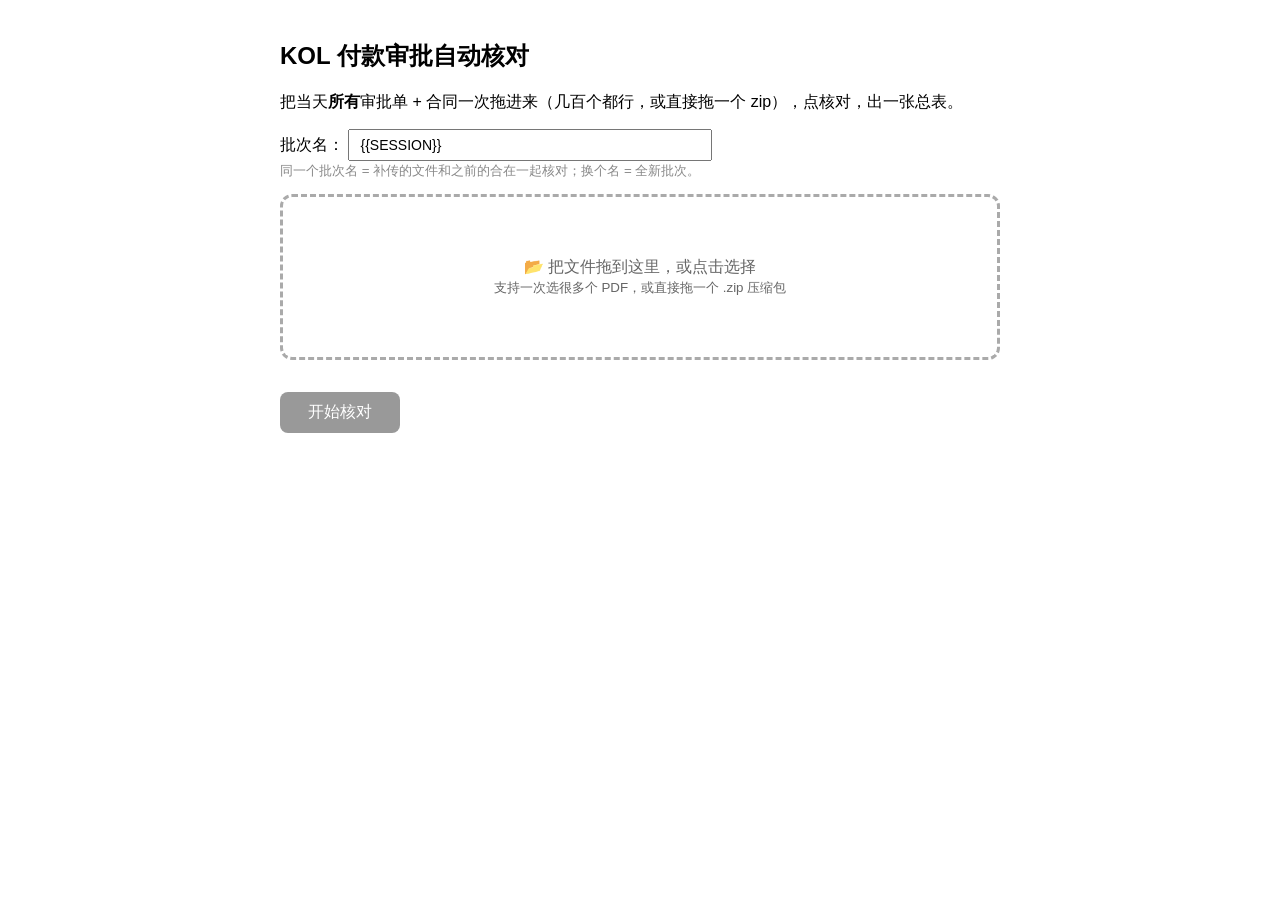
<file: web/index.html>
<!doctype html>
<meta charset="utf-8">
<title>KOL 付款审批自动核对</title>
<style>
  body { font-family: sans-serif; max-width: 720px; margin: 40px auto; }
  #drop {
    border: 3px dashed #aaa; border-radius: 12px; padding: 60px 20px;
    text-align: center; color: #666; cursor: pointer; transition: .2s;
  }
  #drop.hover { border-color: #1976d2; background: #f0f7ff; color: #1976d2; }
  button { font-size: 16px; padding: 10px 28px; margin-top: 16px;
    background: #1976d2; color: #fff; border: 0; border-radius: 8px; cursor: pointer; }
  button:disabled { background: #999; }
  #list { margin-top: 16px; color: #444; font-size: 14px; max-height: 200px; overflow:auto; }
</style>

<h2>KOL 付款审批自动核对</h2>
<p>把当天<b>所有</b>审批单 + 合同一次拖进来（几百个都行，或直接拖一个 zip），点核对，出一张总表。</p>

<p style="margin:14px 0">
  批次名：
  <input id="session" type="text" value="{{SESSION}}" placeholder="如 0629（同名可多次补传、累计核对；留空则新开一批）"
         style="width:340px;padding:6px 10px;font-size:14px">
  <br><small style="color:#888">同一个批次名 = 补传的文件和之前的合在一起核对；换个名 = 全新批次。</small>
</p>

<div id="drop">
  📂 把文件拖到这里，或点击选择<br><small>支持一次选很多个 PDF，或直接拖一个 .zip 压缩包</small>
  <input id="file" type="file" accept=".pdf,.zip,application/pdf,application/zip" multiple hidden>
</div>
<div id="list"></div>
<button id="go" disabled>开始核对</button>

<script>
  const drop = document.getElementById('drop');
  const input = document.getElementById('file');
  const list = document.getElementById('list');
  const go = document.getElementById('go');
  let files = [];

  function show() {
    list.innerHTML = files.length ? `已选 <b>${files.length}</b> 个文件：<br>` +
      files.map(f => f.name).join('<br>') : '';
    go.disabled = files.length === 0;
  }
  drop.onclick = () => input.click();
  input.onchange = () => { files = [...input.files]; show(); };
  ['dragover','dragenter'].forEach(e => drop.addEventListener(e, ev => {
    ev.preventDefault(); drop.classList.add('hover'); }));
  ['dragleave','drop'].forEach(e => drop.addEventListener(e, ev => {
    ev.preventDefault(); drop.classList.remove('hover'); }));
  drop.addEventListener('drop', ev => { files = [...ev.dataTransfer.files]; show(); });

  go.onclick = async () => {
    go.disabled = true; go.textContent = '核对中…（读 PDF 需要一点时间）';
    const fd = new FormData();
    fd.append('session', document.getElementById('session').value);
    files.forEach(f => fd.append('files', f));
    const r = await fetch('/audit', { method: 'POST', body: fd });
    document.open(); document.write(await r.text()); document.close();
  };
</script>
</file>
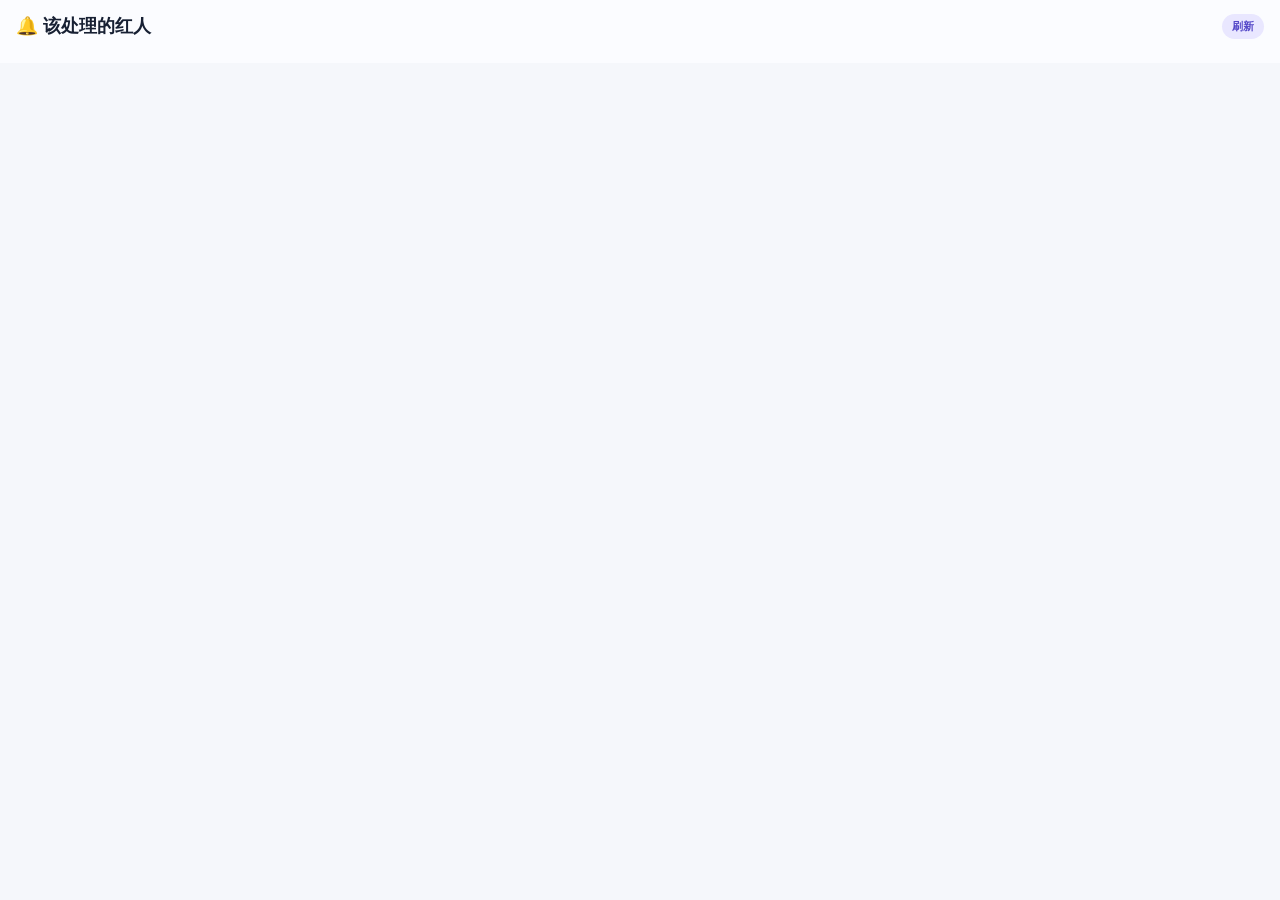
<file: bilingual-extension/reminders.html>
<!doctype html>
<html lang="zh-CN">
  <head>
    <meta charset="utf-8" />
    <meta name="viewport" content="width=device-width, initial-scale=1" />
    <title>KOL 今日待办</title>
    <link rel="stylesheet" href="sidepanel.css" />
    <style>
      body { margin: 0; padding: 14px 16px; font-family: -apple-system, "PingFang SC", "Microsoft YaHei", sans-serif; background: #fbfcff; }
      .todo-head { display: flex; justify-content: space-between; align-items: center; margin-bottom: 10px; }
      .todo-head h1 { font-size: 18px; margin: 0; }
      .todo-head .sub { font-size: 12px; color: #8b90a0; }
      #todo-window-list { display: flex; flex-direction: column; gap: 8px; }
      .twl-empty { color: #8b90a0; font-size: 14px; padding: 20px 0; text-align: center; }
    </style>
  </head>
  <body>
    <div class="todo-head">
      <div>
        <h1>🔔 该处理的红人</h1>
        <div class="sub" id="todo-window-sub"></div>
      </div>
      <button id="todo-window-refresh" class="status archive-entry">刷新</button>
    </div>
    <div id="todo-window-list" class="reminder-list"></div>
    <script src="reminders.js"></script>
  </body>
</html>
</file>
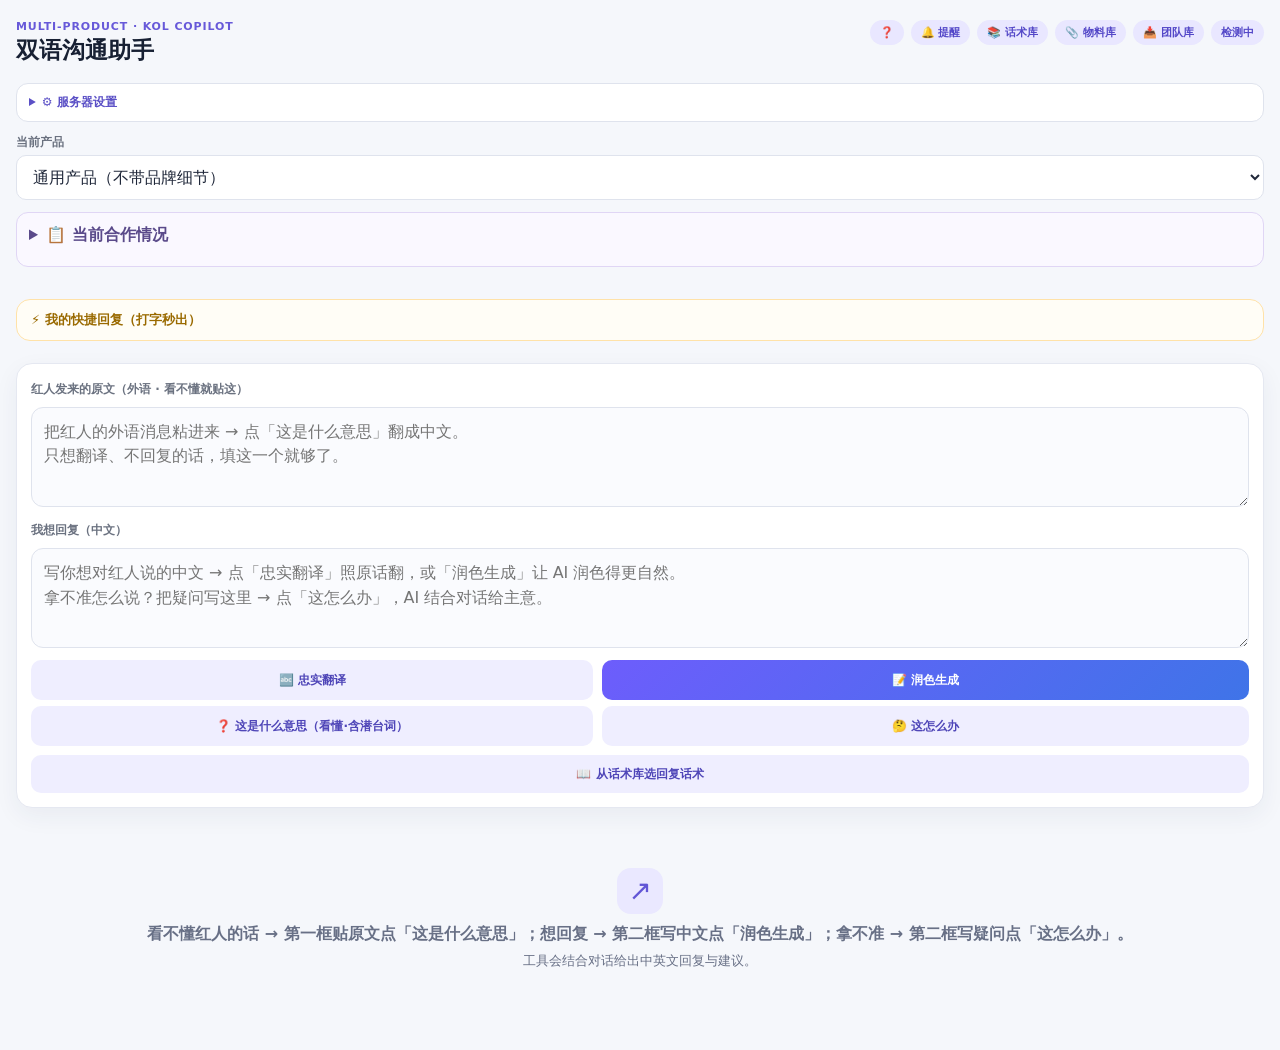
<file: bilingual-extension/sidepanel.html>
<!doctype html>
<html lang="zh-CN">
  <head>
    <meta charset="utf-8" />
    <meta name="viewport" content="width=device-width, initial-scale=1" />
    <title>KOL 双语沟通助手</title>
    <link rel="stylesheet" href="sidepanel.css" />
  </head>
  <body>
    <main>
      <header>
        <div>
          <p class="eyebrow">Multi-product · KOL Copilot</p>
          <h1>双语沟通助手</h1>
        </div>
        <div class="header-actions">
          <button id="open-guide" class="status archive-entry" title="新手怎么用">❓</button>
          <button id="open-reminders" class="status archive-entry" title="待回复 / 待跟进 / 待办提醒">🔔 提醒</button>
          <button id="open-archive" class="status archive-entry" title="查看已保存的话术库">📚 话术库</button>
          <button id="open-assets" class="status archive-entry" title="logo / 教程图 / 链接等物料">📎 物料库</button>
          <button id="open-kb-import" class="status archive-entry" title="管理员：上传话术 Word 更新团队库">📥 团队库</button>
          <button id="service-status" class="status" title="点击重新检测">检测中</button>
        </div>
      </header>

      <details class="server-settings">
        <summary>⚙️ 服务器设置</summary>
        <label for="server-address">服务地址</label>
        <input id="server-address" type="text" placeholder="http://127.0.0.1:3210 或 http://你的VPS:3210" />
        <label for="server-token">团队口令（VPS 部署时填，本机单人可留空）</label>
        <input id="server-token" type="password" placeholder="团队共享口令" />
        <label for="server-admin">管理员口令（只有管理员填，填了才能编辑/删除话术）</label>
        <input id="server-admin" type="password" placeholder="留空＝普通成员，只能新增和查看" />
        <button id="save-server" type="button" class="primary">保存并连接</button>
        <p id="server-settings-status" class="template-status hidden"></p>
        <hr style="border:none;border-top:1px solid #eee;margin:12px 0" />
        <label>本地记录备份（合作进度 / 提醒 / 待办 / 身份）</label>
        <div class="button-row">
          <button id="backup-export" type="button" class="secondary">💾 导出备份</button>
          <button id="backup-import" type="button" class="secondary">📂 导入恢复</button>
          <input id="backup-file" type="file" accept="application/json,.json" class="hidden" />
        </div>
        <p id="backup-status" class="template-status hidden"></p>
        <small style="color:#888;display:block;margin-top:4px">换电脑、或万一记录丢了，用这两个按钮搬家 / 还原。</small>
      </details>

      <div class="product-bar">
        <label for="product">当前产品</label>
        <select id="product">
          <option value="generic">通用产品（不带品牌细节）</option>
        </select>
      </div>

      <section id="guide-card" class="guide-card hidden">
        <div class="guide-head">
          <strong>👋 新手指引 · 这工具怎么用</strong>
          <button id="guide-dismiss" type="button">知道了</button>
        </div>
        <p class="guide-intro">顶部三个板块，按场景选：</p>
        <ul class="guide-tabs">
          <li><b>📥 红人来消息</b>：对方发消息来、你要回复时用。<br />粘贴红人消息 →（可选写一句「你想怎么回复」）→ 点「分析并建议回复」→ 复制外语回复发出。不满意用「让 AI 改这条」继续调。</li>
          <li><b>📤 我主动发</b>：你主动去联系红人时用。<br />从话术库选现成话术、或在「我想说…」写一句中文，让 AI 润色成双语。</li>
          <li><b>💬 问 AI</b>：像 ChatGPT 一样随便问。<br />翻译、砍价思路、合作流程、这句啥意思、这个红人值不值得合作……</li>
        </ul>
        <p class="guide-tip">顶部还有：<b>📚 话术库</b>（已存好的话术）、<b>📎 物料库</b>（logo / 教程图 / 链接）、<b>❓</b>（再看本指引）。<br />⚠️ 紫色「内部处理建议」是给你自己看的，<b>别发给红人</b>。</p>
      </section>

      <section id="reminder-panel" class="reminder-panel hidden">
        <div class="reminder-head">
          <strong>🔔 提醒</strong>
          <div>
            <button id="reminder-popout" type="button">🪟 弹出清单窗口</button>
            <button id="reminder-close" type="button">收起</button>
          </div>
        </div>

        <details class="reminder-settings">
          <summary>⚙️ 身份设置（认我方 vs 红人）</summary>
          <label for="my-product">我是哪个产品的（话术默认这个）</label>
          <select id="my-product"></select>
          <label for="my-handle">我的 IG 用户名（登录后可自动认出，也可手填）</label>
          <input id="my-handle" type="text" placeholder="例如 recco_anna" />
          <label for="product-prefixes">产品前缀清单（逗号分隔，用来认同事）</label>
          <input id="product-prefixes" type="text" placeholder="recco, rythmix, aicatch, vivavideo" />
          <label class="reminder-toggle"><input id="reminder-enabled" type="checkbox" checked /> 开启提醒采集（IG 私信页搭便车读屏）</label>
          <button id="save-reminder-settings" type="button" class="primary">保存设置</button>
          <p id="reminder-settings-status" class="template-status hidden"></p>
        </details>

        <div class="reminder-add reminder-smart">
          <input id="todo-smart" type="text" placeholder="打一句话，AI 帮你定时间：5天后小树枝交稿 / 明天下午3点催 @Anna" />
          <button id="add-todo-smart" type="button" class="primary">🪄 智能加</button>
        </div>
        <details class="todo-manual">
          <summary>或手动填</summary>
          <div class="reminder-add">
            <input id="todo-text" type="text" placeholder="事项，例如：给 @Anna 发新品" />
            <input id="todo-due" type="datetime-local" />
            <button id="add-todo" type="button" class="secondary">＋ 加待办</button>
          </div>
        </details>

        <div id="reminder-list" class="reminder-list">
          <p class="reminder-empty">暂无提醒。打开 IG 私信刷一刷，这里会自动出现「待回复 / 待跟进」。</p>
        </div>

        <details class="reminder-muted">
          <summary>🔕 已静音的群</summary>
          <div id="muted-list" class="muted-list"></div>
        </details>
      </section>

      <nav class="mode-tabs">
        <button id="tab-reactive" class="mode-tab active" type="button" data-mode="reactive">📥 红人来消息</button>
        <button id="tab-proactive" class="mode-tab" type="button" data-mode="proactive">📤 我主动发</button>
        <button id="tab-chat" class="mode-tab" type="button" data-mode="chat">💬 问 AI</button>
      </nav>

      <!-- ===================== 板块 A：红人来消息 ===================== -->
      <section id="panel-reactive" class="mode-panel">
        <details id="coop-card" class="coop-card">
          <summary>📋 当前合作情况</summary>

          <div class="coop-step">① 导入对话（像截图一样，一段段抓）</div>
          <p class="coop-tip">在 IG 里滚到对话最上面 → 点「抓取这屏」→ 往下滚一点 → 再点 → 一直到底。每点一次把这一屏加进来（重复的会自动去掉）。</p>
          <div class="coop-actions">
            <button id="coop-grab" type="button" class="primary">📸 抓取这屏</button>
            <button id="coop-clear" type="button" class="secondary">清空</button>
            <button id="coop-done" type="button" class="coop-done-btn">✅ 已完结·不再提醒</button>
          </div>
          <textarea id="coop-import" rows="4" placeholder="一段段抓进来的对话会显示在这（也可以自己复制粘贴）。"></textarea>

          <div class="coop-step">② 生成 / 更新进展</div>
          <div class="coop-actions">
            <button id="coop-refresh" type="button" class="primary">🔄 总结成进展清单</button>
            <span id="coop-meta" class="coop-meta"></span>
          </div>

          <div class="coop-step">
            ③ 合作进展
            <button id="coop-edit" type="button" class="coop-edit-btn">✏️ 改</button>
          </div>
          <div id="coop-rendered" class="coop-rendered"><span class="coop-empty">还没有进展，先抓取对话→总结。</span></div>
          <textarea id="coop-text" class="hidden" rows="9" placeholder="一行一条，开头用 ✅ 或 ⬜；改完点上面「✏️ 改」收起。"></textarea>
        </details>

        <details class="quickreply-card" id="quickreply-card">
          <summary>⚡ 我的快捷回复（打字秒出）</summary>
          <input id="qr-search" type="text" autocomplete="off" placeholder="打几个字搜你存的快捷（触发词或内容）→ 点一下填进回复" />
          <div id="qr-results" class="qr-results"></div>
          <details class="qr-add" id="qr-add">
            <summary>＋ 手动加一条快捷</summary>
            <input id="qr-trigger" type="text" placeholder="触发词，例如：报价 / 免费 / brief（打这几个字就能搜到）" />
            <textarea id="qr-target" rows="2" placeholder="外语回复"></textarea>
            <textarea id="qr-zh" rows="2" placeholder="中文对照（可留空）"></textarea>
            <button id="qr-add-save" class="secondary" type="button">保存到我的快捷</button>
            <p id="qr-add-status" class="template-status hidden"></p>
          </details>
        </details>

        <section class="input-card">
          <label for="message">红人发来的原文（外语 · 看不懂就贴这）</label>
          <textarea id="message" rows="3" placeholder="把红人的外语消息粘进来 → 点「这是什么意思」翻成中文。&#10;只想翻译、不回复的话，填这一个就够了。"></textarea>

          <label for="reply-intent">我想回复（中文）</label>
          <textarea id="reply-intent" rows="3" placeholder="写你想对红人说的中文 → 点「忠实翻译」照原话翻，或「润色生成」让 AI 润色得更自然。&#10;拿不准怎么说？把疑问写这里 → 点「这怎么办」，AI 结合对话给主意。"></textarea>

          <input id="operator-goal" type="text" class="hidden" />
          <textarea id="context" class="hidden"></textarea>
          <div class="button-row">
            <button id="do-faithful" class="secondary">🔤 忠实翻译</button>
            <button id="do-polish" class="primary">📝 润色生成</button>
          </div>
          <div class="button-row ask-row">
            <button id="ask-meaning" class="secondary">❓ 这是什么意思（看懂·含潜台词）</button>
            <button id="ask-howto" class="secondary">🤔 这怎么办</button>
          </div>
          <button id="open-playbook-reactive" class="secondary playbook-entry" type="button">📖 从话术库选回复话术</button>
          <p id="request-error" class="request-error hidden"></p>
          <section id="ask-answer" class="ask-answer hidden">
            <div class="card-heading">
              <span class="card-label">🤖 AI 回答</span>
              <button id="ask-copy" class="secondary" type="button">复制</button>
            </div>
            <div id="ask-answer-text" class="ask-answer-text"></div>
          </section>
        </section>

        <section id="empty-state" class="empty-state">
          <div class="empty-icon">↗</div>
          <p>看不懂红人的话 → 第一框贴原文点「这是什么意思」；想回复 → 第二框写中文点「润色生成」；拿不准 → 第二框写疑问点「这怎么办」。</p>
          <small>工具会结合对话给出中英文回复与建议。</small>
        </section>

        <section id="result" class="result hidden">
          <!-- 1. 双语回复（置顶 · 左右分屏 · 选句高亮） -->
          <article class="card bilingual-card">
            <div class="card-heading">
              <span class="card-label">双语回复</span>
              <div class="heading-buttons">
                <button id="save-as-quick" class="secondary" type="button">⭐ 存为快捷</button>
                <button class="save-trigger secondary" type="button">保存为话术</button>
                <button data-copy-value="reply-target">复制全部外语</button>
              </div>
            </div>
            <div class="bi-split-head"><span>外语</span><span>中文（可改）</span><span>单句</span></div>
            <div id="bi-split" class="bi-split"></div>
            <p class="bi-hint">每句自动对齐 · 鼠标移到一行两边对应高亮 · 点外语标记该行 · 点「复制」只拿这一句</p>
            <button id="rewrite-from-zh" class="secondary" type="button">✅ 按修改后的中文改写外语</button>
            <div class="reply-toolbar">
              <label class="reply-language-label">回复语言
                <select id="reply-language" class="reply-language-select">
                  <option value="">自动（跟随红人语言）</option>
                  <option value="英语">英语</option>
                  <option value="日语">日语</option>
                  <option value="韩语">韩语</option>
                  <option value="繁体中文">繁中（台湾）</option>
                  <option value="土耳其语">土耳其语</option>
                  <option value="西班牙语">西班牙语</option>
                  <option value="葡萄牙语">葡萄牙语</option>
                  <option value="意大利语">意大利语</option>
                  <option value="德语">德语</option>
                  <option value="法语">法语</option>
                  <option value="俄语">俄语</option>
                  <option value="阿拉伯语">阿拉伯语</option>
                  <option value="泰语">泰语</option>
                </select>
              </label>
            </div>
            <!-- 数据载体（隐藏）：供复制/保存/改写复用 -->
            <textarea id="reply-target" class="hidden"></textarea>
            <textarea id="reply-zh" class="hidden"></textarea>
          </article>

          <!-- 2. 改写 / 写中文意图（合并原来的润色 + 逐句改） -->
          <article class="card rewrite-card">
            <span class="card-label">或：写一句话让 AI 改（语气 / 长度 / 口径）</span>
            <textarea id="rewrite-box" rows="2" placeholder="例如：太长了精简一点 / 语气更热情 / 主语翻反了，是对方让我发发票 / 别提价格。&#10;（想自己改意思，直接在上面中文格里改，再点「按修改后的中文改写外语」）"></textarea>
            <button id="rewrite-go" class="editor-tool primary">让 AI 改 / 生成双语</button>
            <p id="rewrite-status" class="refine-status hidden"></p>
          </article>

          <!-- 3. 分析 & 内部提醒（后台加载 · 默认折叠在下） -->
          <details id="analysis-block" class="analysis-block hidden">
            <summary id="analysis-summary">识别 & 内部提醒</summary>

            <div class="summary-grid">
              <article><span>识别语言</span><strong id="language"></strong></article>
              <article><span>合作阶段</span><strong id="stage"></strong></article>
            </div>

            <article class="card">
              <span class="card-label">对方意图</span>
              <h2 id="intent"></h2>
              <p id="interpretation"></p>
              <p id="implied-meaning" class="implied-meaning"></p>
            </article>

            <article id="mentioned-items-card" class="mentioned-card hidden">
              <span class="card-label">对方新提到的事项</span>
              <div id="mentioned-items"></div>
            </article>

            <article id="internal-guidance" class="internal-card">
              <div class="internal-heading">
                <span id="internal-level">内部处理建议</span>
                <strong>禁止外发</strong>
              </div>
              <p id="internal-explanation"></p>
              <div id="tl-question-box" class="internal-section hidden">
                <span>建议询问 TL</span>
                <p id="tl-question"></p>
                <button data-copy="tl-question">复制给 TL</button>
              </div>
              <div id="temporary-reply-box" class="internal-section hidden">
                <span>等待确认期间，可先回复红人</span>
                <p id="temporary-reply-target"></p>
                <small id="temporary-reply-chinese"></small>
                <button data-copy="temporary-reply-target">复制临时回复</button>
              </div>
              <ul id="operator-reminders"></ul>
            </article>

            <article class="risk-card">
              <span>发送前风险</span>
              <p id="risk"></p>
            </article>

            <details class="card alternatives">
              <summary>查看备选回复</summary>
              <p id="alternative-target"></p>
              <div class="divider"></div>
              <p id="alternative-zh"></p>
            </details>

            <article id="missing-card" class="card hidden">
              <span class="card-label">需要填写的变量</span>
              <ul id="missing-information"></ul>
            </article>
          </details>

          <section class="archive-actions">
            <button id="save-scenario" class="primary">保存为确认话术</button>
          </section>
        </section>
      </section>

      <!-- ===================== 板块 B：我主动发 ===================== -->
      <section id="panel-proactive" class="mode-panel hidden">
        <div class="proactive-language-bar">
          <label for="target-language">输出语言</label>
          <select id="target-language" class="language-select">
            <option value="英语">英语</option>
            <option value="日语">日语</option>
            <option value="韩语">韩语</option>
            <option value="繁体中文">繁中（台湾）</option>
            <option value="土耳其语">土耳其语</option>
            <option value="西班牙语">西班牙语</option>
            <option value="葡萄牙语">葡萄牙语</option>
            <option value="意大利语">意大利语</option>
            <option value="德语">德语</option>
            <option value="法语">法语</option>
            <option value="俄语">俄语</option>
            <option value="阿拉伯语">阿拉伯语</option>
            <option value="泰语">泰语</option>
          </select>
        </div>

        <section class="free-intent-card">
          <span class="card-label">我想说……</span>
          <textarea id="free-intent" rows="4" placeholder="写你想说的话。已经是成稿就用「忠实翻译」；只是大概意思就用「润色生成」让 AI 加工"></textarea>
          <div class="button-row">
            <button id="free-faithful" class="secondary">忠实翻译</button>
            <button id="generate-free" class="primary">润色生成</button>
          </div>
          <small class="editor-tip">忠实翻译＝一字不改照翻（不加问候/收尾）；润色生成＝AI 加工成自然口语回复。</small>
          <p id="free-status" class="template-status hidden"></p>
        </section>

        <details class="template-fold">
          <summary>📖 从话术库选话术（点开）</summary>

          <section class="quick-template-card">
            <span class="card-label">按场景生成</span>
            <div class="template-select-grid">
              <div>
                <label for="template-category-select">场景分类</label>
                <select id="template-category-select"></select>
              </div>
              <div>
                <label for="template-select">具体话术</label>
                <select id="template-select"></select>
              </div>
            </div>
            <p id="template-description" class="template-description"></p>
            <div id="template-variables" class="template-variables hidden"></div>
            <button id="generate-template" class="primary generate-template hidden">生成这条话术</button>
            <p id="template-status" class="template-status hidden"></p>
          </section>

          <section class="free-intent-card">
            <span class="card-label">从已存话术原文里挑</span>
            <button id="open-playbook-proactive" class="primary" type="button">📖 打开话术库选话术</button>
          </section>
        </details>

        <section id="result-pro" class="result hidden">
          <article class="card reply-card">
            <div class="card-heading">
              <span class="card-label">外语回复</span>
              <div class="heading-buttons">
                <button class="save-trigger-pro secondary" type="button">保存为话术</button>
                <button data-copy-value="reply-target-pro">复制</button>
              </div>
            </div>
            <textarea id="reply-target-pro" class="reply-editor" rows="6" placeholder="外语回复"></textarea>
            <button id="translate-pro" class="editor-tool">外语 → 中文回译核对</button>
          </article>

          <article class="card">
            <div class="card-heading">
              <span class="card-label">中文对照（核对用）</span>
              <button data-copy-value="reply-zh-pro">复制</button>
            </div>
            <textarea id="reply-zh-pro" class="reply-editor" rows="6" placeholder="中文对照"></textarea>
          </article>

          <article class="card rewrite-card">
            <span class="card-label">想改？告诉 AI 怎么改</span>
            <textarea id="rewrite-box-pro" rows="2" placeholder="例如：太长了精简一点 / 语气更热情 / 换个说法 / 别提价格"></textarea>
            <button id="rewrite-go-pro" class="editor-tool primary">让 AI 改这条</button>
            <p id="rewrite-status-pro" class="refine-status hidden"></p>
          </article>

          <article id="missing-card-pro" class="card hidden">
            <span class="card-label">需要填写的变量</span>
            <ul id="missing-information-pro"></ul>
          </article>

          <p class="reply-hint">发送前请点「外语 → 中文回译核对」，确认外语意思没有出错。</p>
        </section>
      </section>

      <!-- ===================== 板块 C：问 AI ===================== -->
      <section id="panel-chat" class="mode-panel hidden">
        <div id="chat-messages" class="chat-messages">
          <p class="chat-hint">问我任何问题：翻译、砍价思路、合作流程、某句话怎么说、某个红人值不值得合作……像聊天一样问就行。</p>
        </div>
        <textarea id="chat-input" rows="3" placeholder="例如：泰语里委婉拒绝涨价怎么说？这条红人消息是什么意思？"></textarea>
        <div class="button-row">
          <button id="chat-clear" class="secondary" type="button">清空</button>
          <button id="chat-send" class="primary" type="button">发送</button>
        </div>
      </section>

      <section id="assets-panel" class="archive-panel hidden">
        <div class="card-heading">
          <div>
            <span class="card-label">物料库</span>
            <h2>logo / 教程图 / 链接</h2>
          </div>
          <button id="new-asset" class="secondary" type="button">+ 上传物料</button>
        </div>
        <select id="assets-product"></select>
        <div id="asset-form" class="archive-new-form hidden"></div>
        <div id="assets-list"></div>
      </section>

      <section id="kb-import-panel" class="archive-panel hidden">
        <div class="card-heading">
          <div>
            <span class="card-label">团队库导入</span>
            <h2>上传话术 Word 更新团队库</h2>
          </div>
        </div>
        <p class="guide-tip" style="margin:0 0 10px">
          选一份话术 <b>.docx</b>，插件会在你电脑本地拆成一条条话术（按「产品 / 语种 / 场景」），
          表格里的示例截图会进物料库。<b>重复</b>的自动跳过，<b>同场景内容变了</b>的由 AI 判断保留哪版。
          导入前会自动备份旧库，导错可回滚。仅<b>管理员</b>可用。
        </p>
        <input id="kb-import-file" type="file" accept=".docx,application/vnd.openxmlformats-officedocument.wordprocessingml.document" class="hidden" />
        <div class="button-row">
          <button id="kb-pick-file" type="button" class="primary">📄 选择 Word 文件</button>
        </div>
        <p id="kb-import-status" class="template-status hidden"></p>
        <div id="kb-import-preview" class="hidden"></div>
        <div id="kb-import-result" class="hidden"></div>
      </section>

      <!-- ===================== 共用：话术库 + 保存弹窗 ===================== -->
      <section id="archive-panel" class="archive-panel hidden">
        <div class="card-heading">
          <div>
            <span class="card-label">话术库</span>
            <h2>已确认场景</h2>
          </div>
          <div class="heading-buttons">
            <button id="new-archive" class="secondary" type="button">+ 新增</button>
            <button id="import-archive" class="secondary" type="button">导入</button>
            <button id="export-archive" class="secondary" type="button">导出备份</button>
          </div>
        </div>
        <input id="import-file" type="file" accept="application/json,.json" hidden />
        <input id="archive-search" type="search" placeholder="搜索场景、回复或备注" />
        <div id="new-archive-form" class="archive-new-form hidden"></div>
        <div id="archive-list"></div>
      </section>

      <dialog id="playbook-dialog">
        <div class="playbook-head">
          <h2>选话术</h2>
          <button id="playbook-close" class="secondary" type="button">关闭</button>
        </div>
        <div class="playbook-filters">
          <select id="playbook-product"></select>
          <select id="playbook-stage"></select>
        </div>
        <input id="playbook-search" class="playbook-search" type="search" placeholder="搜场景或内容关键词" />
        <div id="playbook-list" class="playbook-list"></div>
      </dialog>

      <dialog id="save-dialog">
        <form method="dialog" id="save-form">
          <h2>保存为确认话术</h2>
          <div id="save-preview" class="save-preview">
            <span class="save-preview-label">本次将保存以下内容</span>
            <dl>
              <dt>外语回复</dt>
              <dd id="preview-target">—</dd>
              <dt>中文回复</dt>
              <dd id="preview-chinese">—</dd>
            </dl>
          </div>
          <label for="scene-name">场景名称</label>
          <input id="scene-name" required placeholder="例如：突然要求提供付款结算文件" />
          <label for="scene-notes">运营备注</label>
          <textarea id="scene-notes" rows="3" placeholder="TL 最终确认、适用条件或注意事项"></textarea>
          <div class="dialog-actions">
            <button id="cancel-save" type="button" class="secondary">取消</button>
            <button id="confirm-save" value="default" class="primary">确认保存</button>
          </div>
        </form>
      </dialog>
    </main>
    <script src="knowledge.js"></script>
    <script src="docx-import.js"></script>
    <script src="sidepanel.js"></script>
  </body>
</html>
</file>
<file: bilingual-extension/sidepanel.css>
:root {
  color-scheme: light;
  font-family: Inter, "PingFang SC", "Microsoft YaHei", system-ui, sans-serif;
  color: #172033;
  background: #f5f7fb;
}

* { box-sizing: border-box; }
body { margin: 0; min-width: 320px; }
main { padding: 20px 16px 32px; }
header { display: flex; align-items: flex-start; justify-content: space-between; margin-bottom: 18px; }
.eyebrow { margin: 0 0 4px; color: #6759d9; font-size: 11px; font-weight: 800; letter-spacing: .08em; text-transform: uppercase; }
h1 { margin: 0; font-size: 23px; line-height: 1.2; }
.header-actions { display: flex; gap: 7px; align-items: center; }
.server-settings { margin-bottom: 12px; padding: 10px 12px; border: 1px solid #dfe3ed; border-radius: 12px; background: #fff; }
.server-settings summary { cursor: pointer; color: #5b50c6; font-size: 12px; font-weight: 700; }
.server-settings label { display: block; margin-top: 10px; }
.server-settings button { width: 100%; min-height: 38px; margin-top: 4px; }
.product-bar { margin-bottom: 12px; }
.product-bar label { display: block; margin-bottom: 4px; }
.product-bar select { margin: 0; }
.mode-tabs { display: grid; grid-template-columns: 1fr 1fr 1fr; gap: 5px; margin-bottom: 14px; padding: 4px; border-radius: 13px; background: #ecebff; }
.mode-tab { min-height: 40px; padding: 0 4px; color: #6b6593; background: transparent; font-size: 12px; }
.mode-tab.active { color: #4034a6; background: #fff; box-shadow: 0 4px 12px rgba(40,49,82,.1); }
.mode-panel { display: grid; gap: 12px; }
.guide-card { padding: 13px 14px; border: 1px solid #cfe0ff; border-radius: 14px; background: linear-gradient(180deg,#f3f8ff,#eef4ff); }
.guide-head { display: flex; align-items: center; justify-content: space-between; }
.guide-head strong { font-size: 14px; color: #2b4a7a; }
.guide-head button { padding: 6px 11px; color: #fff; background: linear-gradient(135deg,#6d5dfc,#3f74e8); border-radius: 9px; }
.guide-card ol { margin: 9px 0 0; padding-left: 20px; }
.guide-card li { margin: 5px 0; font-size: 12.5px; line-height: 1.55; color: #2c3852; }
.guide-intro { margin: 9px 0 0; color: #2b4a7a; font-size: 12.5px; font-weight: 700; }
.guide-tabs { margin: 6px 0 0; padding-left: 18px; }
.guide-tabs li { margin: 7px 0; font-size: 12.5px; line-height: 1.55; color: #2c3852; }
.guide-tip { margin: 9px 0 0; padding-top: 9px; border-top: 1px dashed #c3d6f5; color: #4a5874; font-size: 11.5px; line-height: 1.6; }
.proactive-language-bar { display: flex; align-items: center; gap: 10px; padding: 10px 12px; border: 1px solid #dcd8ff; border-radius: 13px; background: #faf9ff; }
.proactive-language-bar label { flex-shrink: 0; }
.proactive-language-bar select { margin: 0; }
.free-intent-card { padding: 14px; border: 1px solid #dcd8ff; border-radius: 16px; background: linear-gradient(180deg,#fff,#faf9ff); box-shadow: 0 8px 24px rgba(40,49,82,.06); }
.free-intent-card h2 { margin: 4px 0 8px; font-size: 16px; }
.free-intent-card button { width: 100%; min-height: 40px; }
.reply-hint { margin: 4px 2px 0; color: #81879a; font-size: 11px; line-height: 1.5; }
.goal-label { display: block; margin-top: 2px; }
.refine-card { border-color: #cfe3ff; background: linear-gradient(180deg,#fff,#f5f9ff); }
.refine-card textarea { margin: 9px 0 8px; }
.refine-card .editor-tool { width: 100%; min-height: 38px; }
.refine-status { margin: 8px 0 0; font-size: 12px; color: #137344; font-weight: 700; line-height: 1.5; }
.refine-status.error { color: #b42318; }
.reply-editor.flash { border-color: #7769ea; box-shadow: 0 0 0 3px rgba(119,105,234,.28); }
.chat-messages { min-height: 220px; max-height: 56vh; overflow-y: auto; padding: 12px; border: 1px solid #e5e8f1; border-radius: 14px; background: #fff; }
.chat-hint { margin: 0; color: #858196; font-size: 12px; line-height: 1.6; }
.chat-bubble { max-width: 88%; margin: 8px 0; padding: 9px 12px; border-radius: 13px; font-size: 13px; line-height: 1.6; white-space: pre-wrap; word-break: break-word; }
.chat-bubble.user { margin-left: auto; color: #fff; background: linear-gradient(135deg,#6d5dfc,#3f74e8); border-bottom-right-radius: 4px; }
.chat-bubble.assistant { margin-right: auto; color: #2c3852; background: #f1f2f8; border-bottom-left-radius: 4px; }
.align-list { margin-top: 4px; }
.align-row { display: grid; grid-template-columns: 1fr 1fr auto; gap: 8px; align-items: center; margin-top: 5px; padding: 8px 9px; border-radius: 9px; background: #f5f6fa; transition: background .12s; }
.align-copy { padding: 3px 9px; font-size: 11px; white-space: nowrap; }
.align-copy-head { margin: 0; color: #6b7280; font-size: 11px; font-weight: 700; text-align: center; }
.align-row:first-child { margin-top: 6px; }
.align-row:hover { background: #e6eefb; }
.align-target { margin: 0; color: #20283a; font-size: 12.5px; line-height: 1.5; }
.align-chinese { margin: 0; padding: 1px 4px; border-radius: 5px; color: #5b6478; font-size: 12px; line-height: 1.5; transition: background .12s, color .12s, box-shadow .12s; }
.align-row:hover .align-chinese { color: #5a4a12; background: #fff4cc; box-shadow: 0 0 0 2px #ffe49e; }
.align-head { background: transparent; padding-bottom: 2px; }
.align-head:hover { background: transparent; }
.align-head .align-target, .align-head .align-chinese { color: #6b7280; font-size: 11px; font-weight: 700; }
.align-head:hover .align-chinese { color: #6b7280; background: transparent; box-shadow: none; }
.more-tools > summary { cursor: pointer; padding: 11px 14px; border: 1px solid #dcd8ff; border-radius: 14px; background: #faf9ff; color: #5b50c6; font-size: 13px; font-weight: 700; }
.more-tools[open] > summary { margin-bottom: 10px; }
.more-tools > article { margin-top: 10px; }
.more-tools > article:first-of-type { margin-top: 0; }
.status { padding: 7px 10px; border-radius: 999px; background: #e9e7ff; color: #5448c8; font-size: 11px; font-weight: 700; }
.archive-entry { cursor: pointer; }
.status.online { background: #e2f8ec; color: #137344; }
.status.offline { background: #fff0e8; color: #a64918; }
.input-card, .card, .summary-grid article { border: 1px solid #e5e8f1; border-radius: 16px; background: #fff; box-shadow: 0 8px 24px rgba(40,49,82,.06); }
.input-card { padding: 14px; }
.quick-template-card { margin-bottom: 12px; padding: 14px; border: 1px solid #dcd8ff; border-radius: 16px; background: linear-gradient(180deg,#fff,#faf9ff); box-shadow: 0 8px 24px rgba(40,49,82,.06); }
.quick-template-card h2 { margin: 4px 0 0; font-size: 16px; }
.language-select { width: auto; min-width: 88px; margin: 0; padding: 8px 9px; font-size: 11px; }
.template-select-grid { display: grid; grid-template-columns: 1fr 1fr; gap: 8px; margin-top: 12px; }
.template-select-grid label { display: block; margin-bottom: 4px; }
.template-select-grid select { margin: 0; padding: 9px; font-size: 11px; }
.template-description { min-height: 17px; margin: 8px 2px 0; color: #858196; font-size: 10px; line-height: 1.45; }
.template-variables { margin-top: 10px; padding: 10px; border-radius: 11px; background: #f6f5ff; }
.template-variables label { display: block; margin-top: 7px; }
.template-variables label:first-child { margin-top: 0; }
.template-variables input { margin-bottom: 5px; background: #fff; }
.generate-template { width: 100%; min-height: 40px; margin-top: 9px; }
.template-status { margin: 8px 0 0; color: #70689a; font-size: 11px; line-height: 1.4; }
.ask-card { margin-top: 12px; padding: 14px; border: 1px solid #dcd8ff; border-radius: 16px; background: #fff; box-shadow: 0 8px 24px rgba(40,49,82,.06); }
.ask-card small { color: #8a8fa1; font-size: 10px; }
.ask-button { width: 100%; min-height: 38px; }
.ask-answer { margin: 11px 0 0; padding: 11px; border-radius: 11px; background: #f5f4ff; color: #30384d; font-size: 13px; line-height: 1.65; white-space: pre-wrap; }
label, .card-label, .summary-grid span, .risk-card span { color: #6b7280; font-size: 12px; font-weight: 700; }
textarea { display: block; width: 100%; margin: 9px 0 12px; padding: 12px; resize: vertical; border: 1px solid #dfe3ed; border-radius: 12px; outline: none; color: #20283a; background: #fafbfe; font: inherit; line-height: 1.55; }
textarea:focus { border-color: #7769ea; box-shadow: 0 0 0 3px rgba(119,105,234,.12); }
input { width: 100%; margin: 7px 0 12px; padding: 11px 12px; border: 1px solid #dfe3ed; border-radius: 10px; outline: none; font: inherit; }
select { width: 100%; margin: 7px 0 12px; padding: 11px 12px; border: 1px solid #dfe3ed; border-radius: 10px; background: #fff; color: #20283a; font: inherit; }
input:focus { border-color: #7769ea; box-shadow: 0 0 0 3px rgba(119,105,234,.12); }
.context-box { margin: 0 0 12px; padding: 10px 11px; border-radius: 11px; background: #f6f5ff; }
.context-box summary, .alternatives summary { cursor: pointer; color: #5b50c6; font-size: 12px; font-weight: 700; }
.context-box label { display: block; margin-top: 10px; }
.context-box textarea { background: #fff; }
.button-row { display: grid; grid-template-columns: 1fr 1.15fr; gap: 9px; }
button { border: 0; border-radius: 10px; cursor: pointer; font: 700 12px/1 system-ui, sans-serif; }
.button-row button { min-height: 40px; padding: 0 10px; }
.primary { color: #fff; background: linear-gradient(135deg, #6d5dfc, #3f74e8); }
.secondary { color: #4f46b8; background: #efeeff; }
.empty-state { padding: 48px 18px; text-align: center; color: #687086; }
.empty-state p { margin: 10px 0 5px; font-weight: 700; }
.empty-icon { margin: auto; width: 46px; height: 46px; border-radius: 14px; color: #6256d6; background: #eae8ff; font-size: 28px; line-height: 46px; }
.result { display: grid; gap: 11px; margin-top: 14px; }
.hidden { display: none; }
.request-error { margin: 10px 2px 0; color: #b42318; font-size: 12px; line-height: 1.45; }
.summary-grid { display: grid; grid-template-columns: 1fr 1fr; gap: 10px; }
.summary-grid article { padding: 12px; }
.summary-grid strong { display: block; margin-top: 5px; font-size: 13px; }
.card { padding: 14px; }
.card h2 { margin: 7px 0 8px; font-size: 15px; }
.card p, .risk-card p { margin: 7px 0 0; font-size: 13px; line-height: 1.65; white-space: pre-wrap; }
.reply-card { border-color: #dcd8ff; background: linear-gradient(180deg, #fff, #faf9ff); }
.reply-editor { min-height: 118px; margin-bottom: 8px; background: #fff; }
.editor-tool { width: 100%; min-height: 38px; padding: 0 10px; color: #5b50c6; background: #efedff; }
.editor-tool.primary { color: #fff; background: linear-gradient(135deg, #6d5dfc, #3f74e8); }
.editor-tip { display: block; margin-top: 7px; color: #81879a; font-size: 10px; line-height: 1.45; }
.card-heading { display: flex; align-items: center; justify-content: space-between; gap: 8px; }
.card-heading button { padding: 6px 9px; color: #5b50c6; background: #efedff; }
.heading-buttons { display: flex; gap: 6px; flex-shrink: 0; flex-wrap: wrap; justify-content: flex-end; }
.archive-new-form { margin: 4px 0 10px; }
.playbook-entry { width: 100%; min-height: 38px; margin-top: 9px; }
#playbook-dialog { width: min(420px, calc(100vw - 24px)); max-height: 86vh; padding: 16px; overflow-y: auto; }
.playbook-head { display: flex; align-items: center; justify-content: space-between; }
.playbook-head h2 { margin: 0; font-size: 18px; }
.playbook-head button { padding: 6px 12px; }
.playbook-filters { display: grid; grid-template-columns: 1fr 1fr; gap: 8px; margin: 12px 0 8px; }
.playbook-filters select { margin: 0; }
.playbook-search { margin: 0 0 12px; }
.playbook-langs { display: flex; flex-wrap: wrap; gap: 6px; margin: 8px 0; }
.lang-chip { padding: 6px 11px; color: #5b50c6; background: #efedff; border-radius: 999px; }
.lang-chip.active { color: #fff; background: linear-gradient(135deg, #6d5dfc, #3f74e8); }
.playbook-vars { margin: 6px 0; padding: 10px; border-radius: 11px; background: #f6f5ff; }
.playbook-vars label { display: block; margin-top: 7px; }
.playbook-vars label:first-child { margin-top: 0; }
.playbook-vars input { margin-bottom: 4px; background: #fff; }
.playbook-preview { margin: 8px 0; padding: 10px; max-height: 200px; overflow-y: auto; border-radius: 10px; background: #f5f6fa; color: #30384d; font-size: 12px; line-height: 1.6; white-space: pre-wrap; }
.heading-buttons .save-trigger { color: #4f46b8; background: #e6e3ff; }
.reply-toolbar { display: flex; gap: 8px; align-items: flex-end; }
.reply-toolbar .editor-tool { flex: 1; }
.reply-language-label { display: flex; flex-direction: column; gap: 4px; flex-shrink: 0; font-size: 10px; }
.reply-language-select { width: auto; min-width: 120px; margin: 0; padding: 8px 9px; font-size: 11px; }
.save-preview { margin: 0 0 14px; padding: 11px; border-radius: 11px; background: #f5f4ff; }
.save-preview-label { color: #6b7280; font-size: 11px; font-weight: 700; }
.save-preview dl { margin: 8px 0 0; }
.save-preview dt { color: #6b7280; font-size: 11px; font-weight: 700; }
.save-preview dd { margin: 3px 0 9px; color: #30384d; font-size: 12px; line-height: 1.5; max-height: 66px; overflow-y: auto; white-space: pre-wrap; }
.save-preview dd:last-child { margin-bottom: 0; }
.risk-card { padding: 13px 14px; border: 1px solid #f2d68d; border-radius: 14px; background: #fff9e9; }
.risk-card span { color: #8b6414; }
.implied-meaning { padding: 9px 10px; border-radius: 10px; background: #f5f6fa; color: #4b5565; }
.mentioned-card { padding: 14px; border: 1px solid #f0cf8c; border-radius: 14px; background: #fffbef; }
.mentioned-item { margin-top: 10px; padding-top: 10px; border-top: 1px dashed #e4c477; }
.mentioned-item:first-child { border-top: 0; padding-top: 0; }
.mentioned-item h3 { margin: 0 0 5px; color: #5d4616; font-size: 14px; }
.mentioned-item p { margin: 4px 0; color: #555d6e; font-size: 12px; line-height: 1.55; }
.mentioned-item .context-status { color: #9a6511; font-weight: 700; }
.internal-card { padding: 14px; border: 1px solid #f0bd69; border-radius: 14px; background: #fff8e8; }
.internal-card.block { border-color: #e68a85; background: #fff0ef; }
.internal-card.info { border-color: #a9c8ed; background: #f0f7ff; }
.internal-heading { display: flex; align-items: center; justify-content: space-between; }
.internal-heading span { color: #805b16; font-size: 12px; font-weight: 800; }
.internal-heading strong { padding: 4px 7px; border-radius: 7px; background: #2f3542; color: #fff; font-size: 10px; }
.internal-card > p, .internal-section p { margin: 8px 0; font-size: 13px; line-height: 1.6; }
.internal-section { margin-top: 11px; padding-top: 11px; border-top: 1px dashed rgba(128,91,22,.3); }
.internal-section span { color: #805b16; font-size: 12px; font-weight: 800; }
.internal-section small { display: block; margin: 7px 0; color: #596174; line-height: 1.5; }
.internal-section button { padding: 7px 9px; color: #805b16; background: #f5dfae; }
#operator-reminders { margin: 9px 0 0; padding-left: 18px; font-size: 12px; line-height: 1.6; }
.archive-actions { display: grid; grid-template-columns: 1.15fr 1fr; gap: 9px; }
.archive-actions button { min-height: 40px; }
.archive-panel { margin-top: 14px; padding: 14px; border: 1px solid #dfe3ed; border-radius: 16px; background: #fff; }
.archive-panel h2 { margin: 4px 0 0; font-size: 16px; }
.archive-item { margin-top: 10px; padding: 11px; border: 1px solid #e6e8ef; border-radius: 12px; background: #fafbfe; }
.archive-item h3 { margin: 0 0 5px; font-size: 13px; }
.archive-item p { margin: 4px 0; color: #5c6475; font-size: 11px; line-height: 1.5; }
.archive-meta { color: #766ccf !important; }
.asset-thumb { display: block; max-width: 100%; max-height: 200px; margin: 8px 0; border: 1px solid #e6e8ef; border-radius: 10px; background: #fafbfe; }
.asset-video { display: block; width: 100%; max-height: 240px; margin: 8px 0; border-radius: 10px; background: #000; }
.asset-url { margin: 6px 0; color: #4f46b8; font-size: 12px; word-break: break-all; }
.asset-note { margin: 6px 0; color: #30384d; font-size: 12px; line-height: 1.55; white-space: pre-wrap; }
#assets-product { margin: 4px 0 10px; }
.archive-item-actions { display: flex; gap: 8px; margin-top: 9px; }
.archive-item-actions button { min-height: 34px; padding: 0 14px; }
.archive-delete { color: #b42318; background: #fdecea; }
.archive-item.editing label { display: block; margin-top: 8px; }
.archive-item.editing input, .archive-item.editing textarea { background: #fff; margin-bottom: 4px; }
dialog { width: min(360px, calc(100vw - 28px)); padding: 0; border: 0; border-radius: 16px; box-shadow: 0 22px 70px rgba(25,30,55,.25); }
dialog::backdrop { background: rgba(20,24,36,.4); }
#save-form { padding: 18px; }
#save-form h2 { margin: 0 0 14px; font-size: 18px; }
.dialog-actions { display: grid; grid-template-columns: 1fr 1fr; gap: 9px; margin-top: 6px; }
.dialog-actions button { min-height: 40px; }
.alternatives { color: #384056; }
.divider { height: 1px; margin: 11px 0; background: #e9ebf2; }
#missing-information { margin: 8px 0 0; padding-left: 19px; font-size: 13px; line-height: 1.6; }
.primary:disabled { cursor: wait; opacity: .65; }

/* ===== KOL 提醒面板 ===== */
.reminder-panel { margin: 10px 0; padding: 12px; border: 1px solid #e9ebf2; border-radius: 12px; background: #fbfcff; }
.reminder-panel.hidden { display: none; }
.reminder-head { display: flex; justify-content: space-between; align-items: center; margin-bottom: 8px; }
.reminder-head strong { font-size: 15px; }
.reminder-head button { border: none; background: #eef1f8; border-radius: 8px; padding: 4px 10px; cursor: pointer; }
.reminder-settings, .reminder-muted { margin: 8px 0; }
.reminder-settings summary, .reminder-muted summary { cursor: pointer; font-size: 13px; color: #5a6072; }
.reminder-settings label { display: block; margin: 8px 0 3px; font-size: 12px; color: #5a6072; }
.reminder-settings input[type="text"], .reminder-settings select { width: 100%; box-sizing: border-box; padding: 7px 9px; border: 1px solid #d8dced; border-radius: 8px; font-size: 13px; }
.reminder-toggle { display: flex; align-items: center; gap: 6px; margin-top: 10px; font-size: 13px; }
.reminder-toggle input { width: auto; }
.reminder-add { display: flex; flex-wrap: wrap; gap: 6px; margin: 10px 0; }
.reminder-add input[type="text"] { flex: 1 1 160px; padding: 7px 9px; border: 1px solid #d8dced; border-radius: 8px; font-size: 13px; }
.reminder-add input[type="datetime-local"] { flex: 0 0 auto; padding: 6px; border: 1px solid #d8dced; border-radius: 8px; font-size: 12px; }
.reminder-list { display: flex; flex-direction: column; gap: 8px; }
.reminder-empty { color: #8b90a0; font-size: 13px; }
.reminder-group-title { font-size: 12px; font-weight: 700; color: #5a6072; margin: 6px 0 2px; }
.reminder-card { border: 1px solid #e9ebf2; border-left: 3px solid #e0245e; border-radius: 10px; padding: 9px 11px; background: #fff; }
.reminder-card.follow { border-left-color: #d9a93c; }
.reminder-card.todo { border-left-color: #4a8cff; }
.reminder-card .rc-title { font-weight: 600; font-size: 14px; }
.reminder-card .rc-label { font-size: 13px; color: #384056; margin: 3px 0; }
.reminder-card .rc-meta { font-size: 11px; color: #8b90a0; }
.reminder-card .rc-ai { font-size: 12px; color: #6b4a9a; margin-top: 4px; }
.reminder-card .rc-actions { display: flex; flex-wrap: wrap; gap: 6px; margin-top: 7px; }
.reminder-card .rc-actions button { border: 1px solid #d8dced; background: #f4f6fb; border-radius: 999px; padding: 3px 9px; font-size: 12px; cursor: pointer; }
.reminder-card .rc-actions button:hover { background: #e8ecf6; }
.muted-list { display: flex; flex-direction: column; gap: 6px; margin-top: 6px; }
.muted-row { display: flex; justify-content: space-between; align-items: center; font-size: 12px; color: #5a6072; }
.muted-row button { border: 1px solid #d8dced; background: #f4f6fb; border-radius: 8px; padding: 2px 8px; cursor: pointer; }

/* ===== 双语回复左右分屏（Google翻译式，选句高亮） ===== */
.bilingual-card .bi-split-head { display: grid; grid-template-columns: 1fr 1fr 52px; gap: 8px; font-size: 11px; color: #8b90a0; margin: 4px 0 4px; }
.bilingual-card .bi-split-head span:last-child { text-align: center; }
.bi-split { display: flex; flex-direction: column; gap: 2px; border: 1px solid #e9ebf2; border-radius: 10px; overflow: hidden; }
.bi-row { display: grid; grid-template-columns: 1fr 1fr 52px; gap: 0; border-bottom: 1px solid #f0f2f8; align-items: stretch; }
.bi-row:last-child { border-bottom: none; }
.bi-row:hover { background: #eef4ff; }
.bi-row.bi-picked { background: #fff4cc; box-shadow: inset 3px 0 0 #f6c344; }
.bi-cell { padding: 8px 10px; font-size: 14px; line-height: 1.5; min-height: 20px; word-break: break-word; }
.bi-target { border-right: 1px solid #f0f2f8; cursor: pointer; }
.bi-zh { color: #384056; background: #fffdf5; outline: none; cursor: text; }
.bi-zh:focus { background: #fff6d6; }
.bi-copy { align-self: center; margin: 4px; padding: 3px 0; font-size: 11px; border: 1px solid #dcd8ff; border-radius: 7px; background: #faf9ff; color: #5b50c6; cursor: pointer; opacity: 0; transition: opacity .12s; }
.bi-row:hover .bi-copy, .bi-row.bi-picked .bi-copy { opacity: 1; }
.bi-hint { margin: 5px 2px 0; font-size: 11px; color: #9aa0ad; line-height: 1.4; }
#rewrite-from-zh { width: 100%; margin-top: 7px; }
.bi-loading { padding: 16px; text-align: center; color: #8b90a0; font-size: 13px; }
.rewrite-card #rewrite-box { width: 100%; box-sizing: border-box; }
.template-fold { margin: 8px 0; }
.template-fold > summary { cursor: pointer; font-size: 13px; color: #5a6072; padding: 6px 0; }
.analysis-block { margin-top: 10px; }
.analysis-block > summary { cursor: pointer; font-weight: 600; color: #5a6072; padding: 6px 0; }
.reminder-smart { margin-bottom: 6px; }
.reminder-smart #todo-smart { flex: 1 1 100%; }
.todo-manual > summary { cursor: pointer; font-size: 12px; color: #8b90a0; padding: 2px 0 6px; }
.rewrite-card #rewrite-box-pro { width: 100%; box-sizing: border-box; }
/* 合作情况总结卡 */
.coop-card { margin-bottom: 10px; border: 1px solid #e0d6f5; border-radius: 12px; background: #faf8ff; padding: 4px 12px 12px; }
.coop-card > summary { cursor: pointer; font-weight: 600; color: #5a4a8a; padding: 8px 0; }
.coop-actions { display: flex; align-items: center; gap: 10px; margin: 4px 0 8px; }
.coop-meta { font-size: 11px; color: #8b90a0; }
#coop-text { width: 100%; box-sizing: border-box; border: 1px solid #d8cdf0; border-radius: 8px; padding: 8px; font-size: 13px; line-height: 1.6; }
.coop-paste { margin-top: 8px; }
.coop-paste > summary { cursor: pointer; font-size: 12px; color: #8b90a0; }
.coop-paste textarea { width: 100%; box-sizing: border-box; margin-top: 6px; border: 1px solid #d8dced; border-radius: 8px; padding: 7px; font-size: 13px; }
.coop-step { font-size: 12px; font-weight: 700; color: #6b5a9a; margin: 10px 0 4px; }
#coop-import { width: 100%; box-sizing: border-box; border: 1px solid #d8cdf0; border-radius: 8px; padding: 8px; font-size: 13px; line-height: 1.5; background: #fff; }
.coop-done-btn { border: 1px solid #cdb8f0; background: #f3edff; color: #5a4a8a; border-radius: 999px; padding: 4px 10px; font-size: 12px; cursor: pointer; }
.coop-done-btn:hover { background: #e9deff; }
/* 三合一：隐藏旧的三个 tab，单列展示 */
.mode-tabs { display: none !important; }
.ask-row { margin-top: 6px; }
.ask-answer { margin-top: 10px; padding: 10px 12px; border: 1px solid #d8cdf0; border-radius: 10px; background: #faf8ff; }
.ask-answer.hidden { display: none; }
.ask-answer-text { font-size: 14px; line-height: 1.7; color: #2a2440; white-space: pre-wrap; }
.coop-auto-note { font-size: 12px; color: #6b5a9a; background: #f3edff; border-radius: 8px; padding: 7px 10px; margin: 6px 0 4px; line-height: 1.6; }
/* 合作进展：渲染成可视清单 */
.coop-tip { font-size: 11px; color: #8b7fb0; line-height: 1.6; margin: 2px 0 6px; }
.coop-rendered { display: flex; flex-direction: column; gap: 4px; border: 1px solid #e6def7; border-radius: 10px; background: #fff; padding: 8px; min-height: 40px; }
.coop-rendered.hidden { display: none; }
.coop-empty { color: #a99fc4; font-size: 13px; }
.cl-row { font-size: 13px; line-height: 1.5; padding: 5px 8px; border-radius: 7px; border-left: 3px solid transparent; }
.cl-row.done { background: #eafaf0; border-left-color: #2bb673; color: #1c6b45; }
.cl-row.todo { background: #f4f5f8; border-left-color: #b9bfcc; color: #5a6072; }
.cl-row.na { background: #f7f7f9; border-left-color: #d8dce6; color: #9aa0ad; }
.cl-row.warn { background: #fff7e6; border-left-color: #e0a020; color: #8a5a00; font-weight: 600; }
.cl-row.plain { color: #384056; }
.coop-edit-btn { float: right; border: 1px solid #d8cdf0; background: #f3edff; color: #5a4a8a; border-radius: 999px; padding: 2px 10px; font-size: 11px; cursor: pointer; font-weight: 400; }

/* ⚡ 我的快捷回复 */
.quickreply-card { margin: 10px 0; border: 1px solid #ffe2a8; border-radius: 14px; background: #fffdf6; padding: 0; }
.quickreply-card > summary { cursor: pointer; padding: 11px 14px; font-size: 13px; font-weight: 700; color: #9a6a00; list-style: none; }
.quickreply-card > summary::-webkit-details-marker { display: none; }
.quickreply-card[open] > summary { border-bottom: 1px solid #ffe2a8; }
#qr-search { width: 100%; margin: 10px 0 6px; padding: 9px 11px; border: 1px solid #e6d9b8; border-radius: 10px; font-size: 14px; box-sizing: border-box; }
.quickreply-card > input, .quickreply-card .qr-results, .quickreply-card .qr-add { margin-left: 12px; margin-right: 12px; }
.qr-results { display: flex; flex-direction: column; gap: 5px; margin-bottom: 8px; }
.qr-empty { margin: 4px 2px 8px; font-size: 12px; color: #9aa0ad; }
.qr-item { display: grid; grid-template-columns: 1fr auto; gap: 4px; align-items: stretch; }
.qr-pick { text-align: left; display: grid; gap: 2px; padding: 8px 10px; border: 1px solid #eee2c4; border-radius: 9px; background: #fff; cursor: pointer; }
.qr-pick:hover { background: #fff6df; border-color: #f3d896; }
.qr-trigger { font-size: 13px; font-weight: 700; color: #6b4e00; }
.qr-preview { font-size: 12px; color: #6b7280; white-space: nowrap; overflow: hidden; text-overflow: ellipsis; }
.qr-del { border: none; background: transparent; cursor: pointer; font-size: 14px; padding: 0 6px; border-radius: 8px; color: #b0455a; }
.qr-del:hover { background: #ffe6ec; }
.qr-add { margin-bottom: 12px; }
.qr-add > summary { cursor: pointer; font-size: 12px; color: #9a6a00; padding: 4px 0; }
.qr-add input, .qr-add textarea { width: 100%; margin: 5px 0; padding: 8px 10px; border: 1px solid #e6d9b8; border-radius: 9px; font-size: 13px; box-sizing: border-box; }

/* ===== 团队库 Word 导入 ===== */
#kb-import-panel .button-row { margin: 10px 0; }
.kb-preview-box {
  border: 1px solid #e7e7ef;
  border-radius: 10px;
  padding: 12px;
  margin-top: 10px;
  background: #fafaff;
}
.kb-stat-row { display: flex; flex-wrap: wrap; gap: 8px; margin-bottom: 8px; }
.kb-stat {
  background: #eef0ff;
  color: #3a3a5a;
  border-radius: 999px;
  padding: 3px 11px;
  font-size: 13px;
}
.kb-stat b { color: #4338ca; }
.kb-mini { margin: 6px 0; font-size: 13px; color: #444; line-height: 1.5; }
.kb-mini2 { color: #888; }
.kb-mini code {
  background: #f0f0f5;
  padding: 1px 5px;
  border-radius: 4px;
  font-size: 12px;
}
.kb-conflicts {
  margin: 4px 0 0;
  padding-left: 18px;
  font-size: 13px;
  color: #444;
  line-height: 1.6;
}
.kb-conflicts b { color: #b45309; }
</file>
